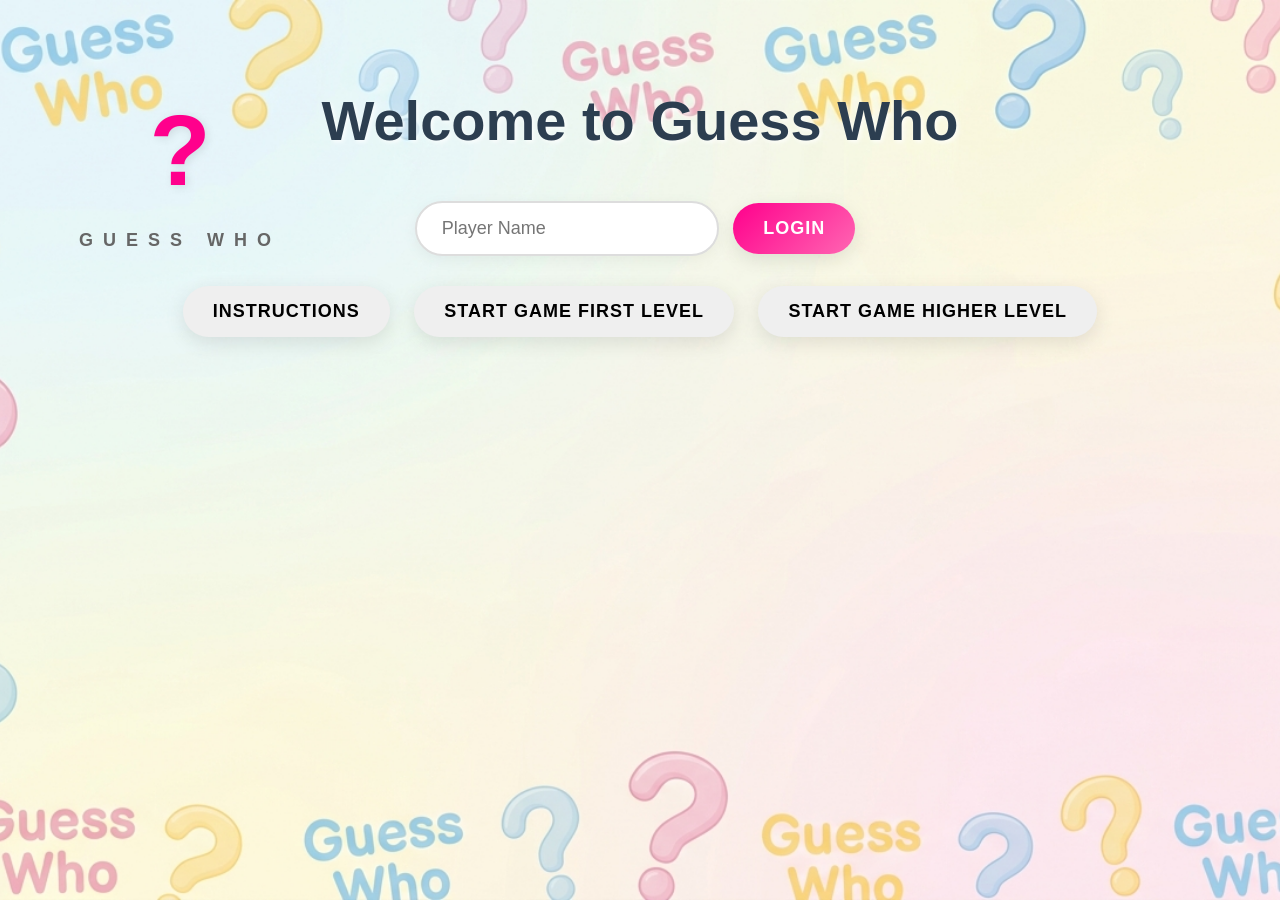
<file: index.html>
<!DOCTYPE html>
<html lang="en">
<head>
    <meta charset="UTF-8">
    <meta name="viewport" content="width=device-width, initial-scale=1.0">
    <title>Guess Who</title>
     <link rel="stylesheet" href="css/index.css">
    <link rel="icon" type="image" href="favicon.png">
    <script src="js/index.js" defer></script>
</head>
<body>
    <form id="login-form">
        <h1>Welcome to Guess Who</h1>
        <input type="text" id="username" placeholder="Player Name">
        <button type="submit">Login</button>
    </form>
<div class="logo-animation-container">
    <div id="dancingQuestionMark">?</div>
    <div id="dancingTitle">GUESS WHO</div>
</div>


    <button id="instructions">Instructions</button>

    <div id="instructionsModal" class="modal">
        <div class="modal-content">
            <h3>Instructions how to play Guess Who</h3>
            <p>
                <ul>
                <li><b>Get Started:</b> Enter your name and choose your difficulty level.</li>
                   <li><b>Difficulty Levels:</b> Level 1 gives you 30 seconds and 5 mistakes, while Level 2 offers 5 seconds and 2 mistakes.</li>
    <li><b>The Mission:</b> Identify the secret character by asking smart questions.</li>
    <li><b>Use Clues Wisely:</b> Use the "Hint" button for the best strategic question.</li>
    <li><b>Stay Relevant:</b> Irrelevant questions will cost you a mistake point!</li>
    <li><b>Win the Game:</b> Finish before time runs out to reach the leaderboard.</li>
</ul>
Created by Zipi Levin. All rights reserved ©
</p>
            <button id="closeModal">❌</button>
        </div>
    </div>

    <button id="level1">Start Game first level</button>
    <button id="level2">Start Game higher level</button>


</body>
</html>
</file>
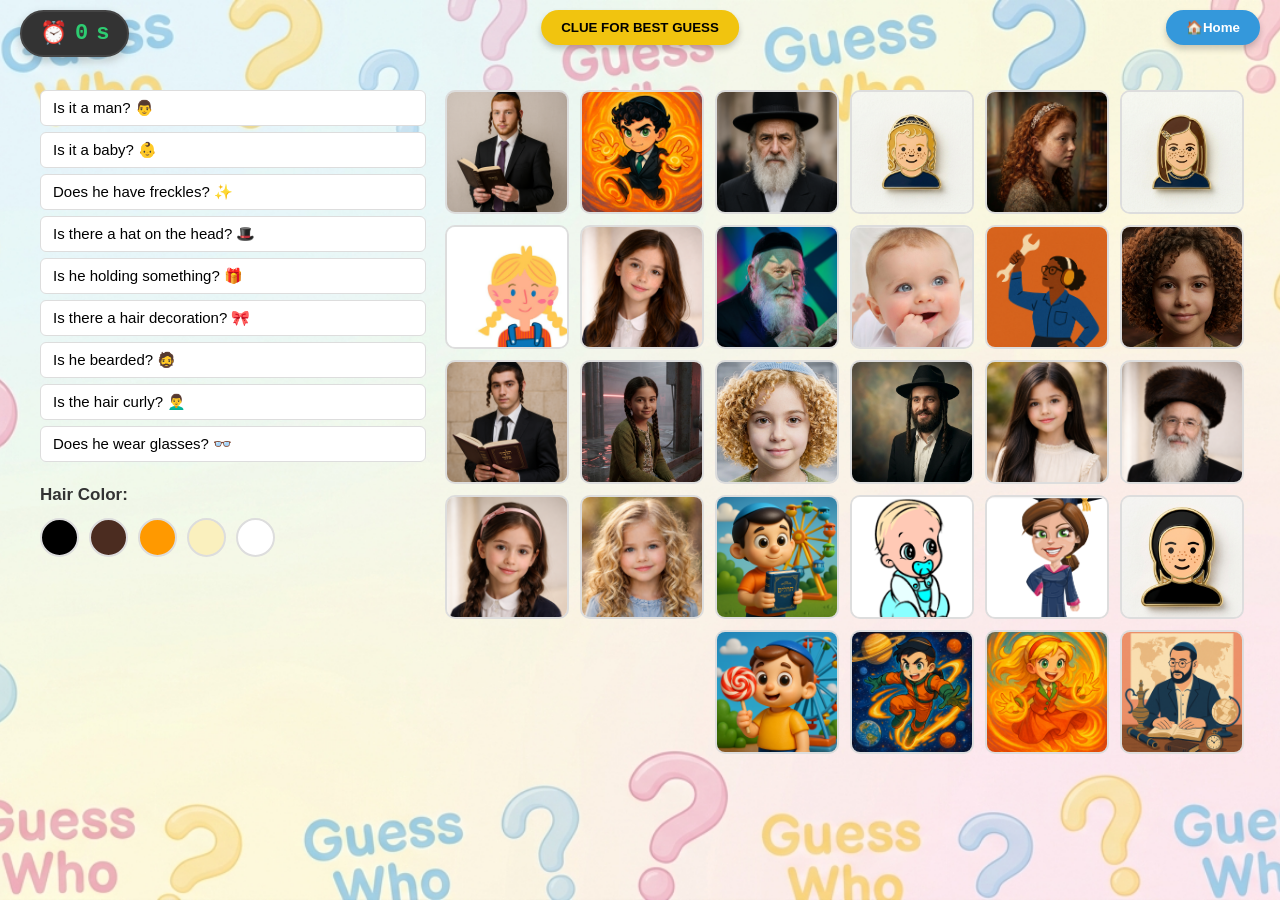
<file: html/game.html>
<!DOCTYPE html>
<html lang="en">
<head>
    <meta charset="UTF-8">
    <meta name="viewport" content="width=device-width, initial-scale=1.0">
    <title>Guess Who</title>
    <link rel="icon" type="image" href="../favicon.png">
    <link rel="stylesheet" href="../css/game.css">
   <script type="module" src="../js/game.js"></script>
</head>
<body>
   
   <a href="../index.html">
    <button id="backButton">🏠Home</button>
    </a>


    <!-- <div id="seconds">0</div> -->
     <div id="timer-container">
    <span class="timer-icon">⏰</span>
    <span id="seconds">0</span>
    <span class="unit">s</span>
      </div>
 
    <div id="container"></div>
    <div id="randerImg"></div>

    <div id="endGameModal" class="modal-overlay">
        <div class="modal-content">
            <h2 id="modalTitle">Game Over! ⏱️</h2>
            
            <div id="modalTimeText"></div>
            <div id="revealedPersonContainer"></div>

            <p class="redirect-msg">Moving to highscores soon...</p>
        </div>
    </div>

    <div id="side-menu">
     <div id="questions"></div>
<h3 class="hair-title">Hair Color:</h3>
<div id="hair-colors-container"></div>
</div>

     <div id="nameOfSpesific">
        <h2 id="nameOfSpesificTitle"></h2>
     </div>


     <button id="clueButton">CLUE FOR BEST GUESS</button>
     <div id="hint-modal"> <span id="hint-text"></span> </div>
</body>
</html>
</file>
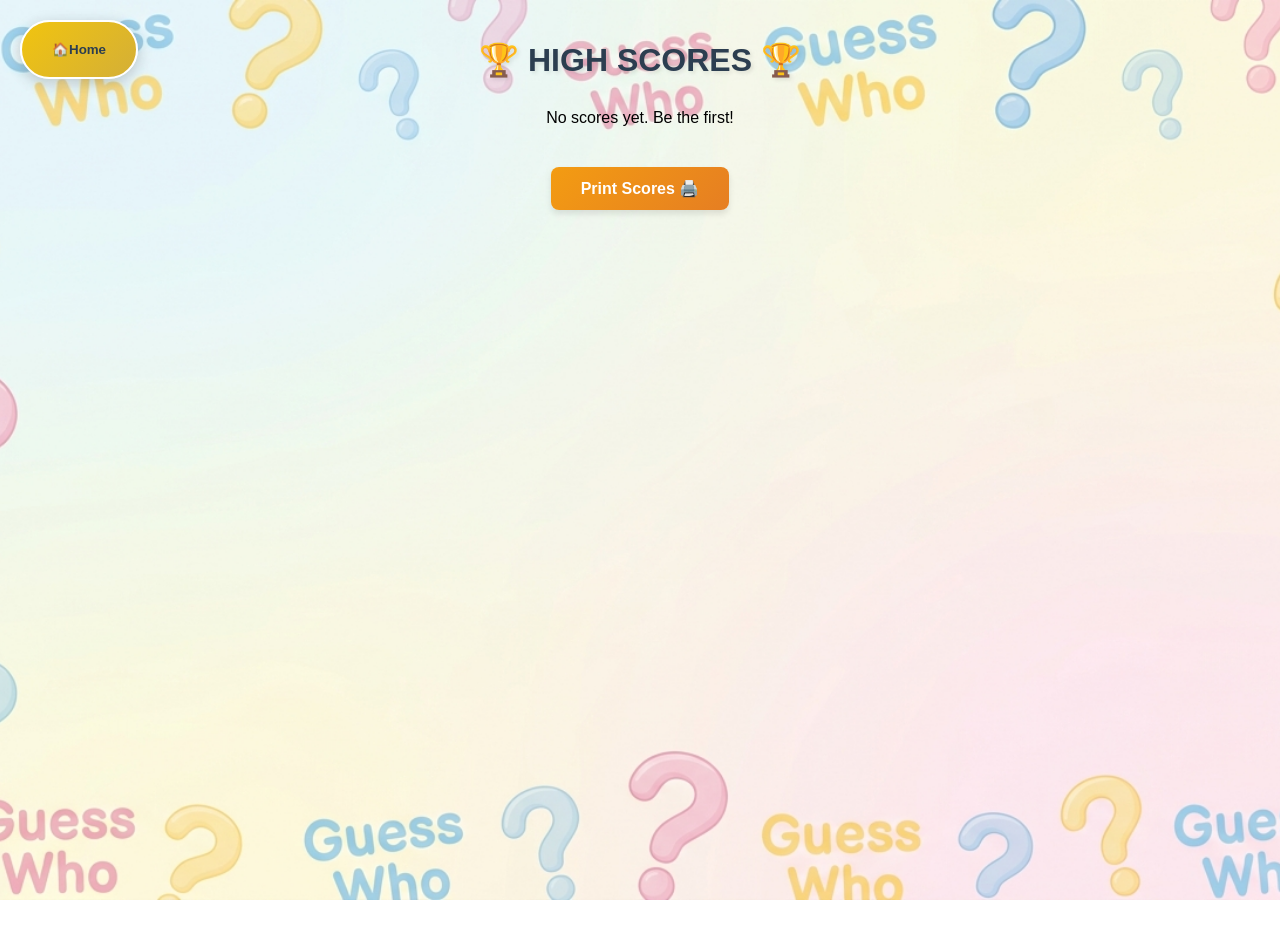
<file: html/highScores.html>
<!DOCTYPE html>
<html lang="en">
<head>
    <meta charset="UTF-8">
    <meta name="viewport" content="width=device-width, initial-scale=1.0">
   <title>Guess Who</title>
   <link rel="stylesheet" href="../css/highScores.css">
     <link rel="icon" type="image" href="../favicon.png">
   <script src="../js/highScores.js" defer></script>
</head>
<body>
   <a href="../index.html">
    <button id="backButton">🏠Home</button>
    </a>
    <h1>🏆 HIGH SCORES 🏆</h1>
    <div id="highscores-container"></div>
     <button id="print-btn">Print Scores 🖨️</button>
</body>
</html>
</file>
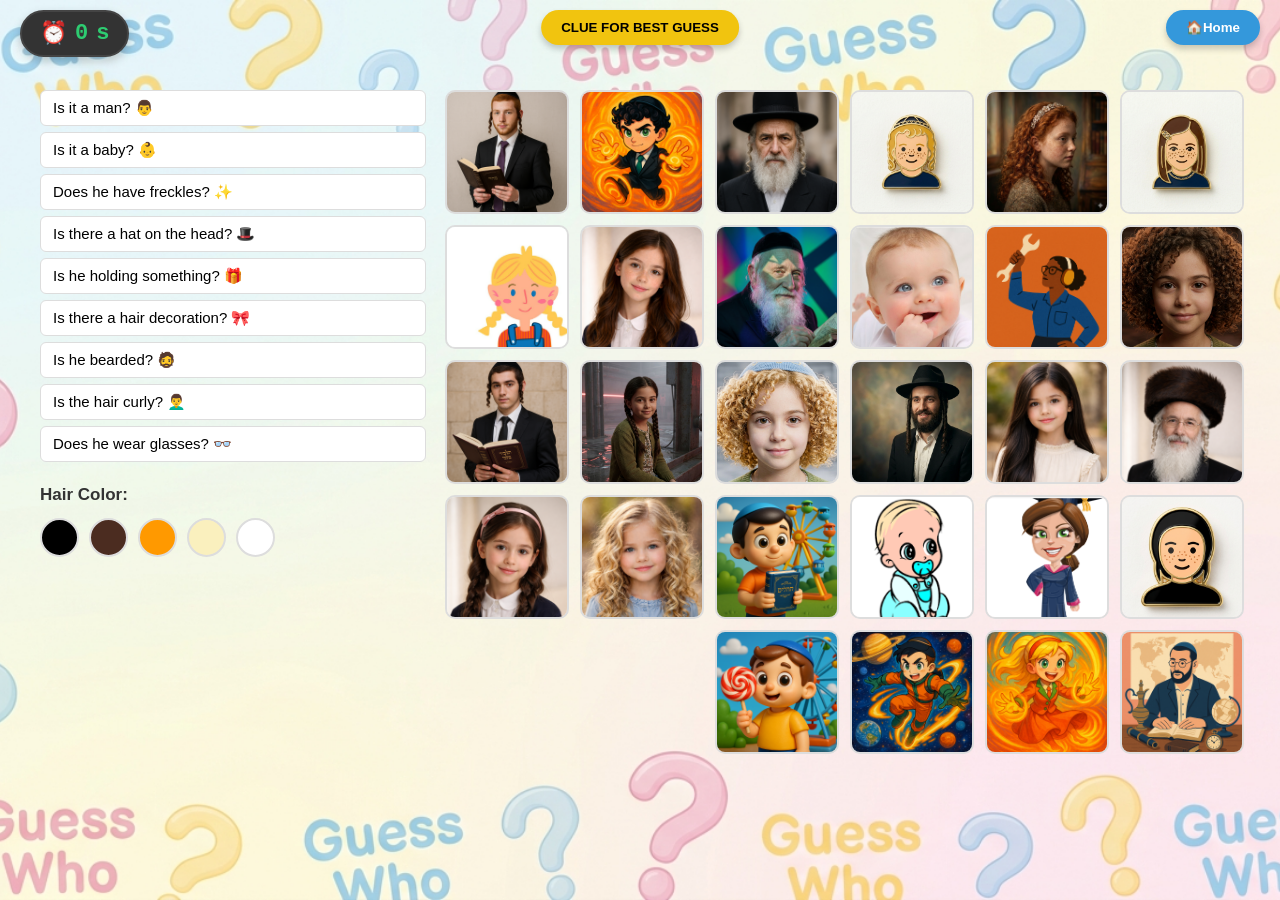
<file: html/mainn.html>
<!DOCTYPE html>
<html lang="en">
<head>
    <meta charset="UTF-8">
    <meta name="viewport" content="width=device-width, initial-scale=1.0">
    <title>Guess Who</title>
    <link rel="icon" type="image" href="../favicon.png">
    <link rel="stylesheet" href="../css/mainn.css">
   <script type="module" src="../js/mainn.js"></script>
</head>
<body>
   
   <a href="../index.html">
    <button id="backButton">🏠Home</button>
    </a>


    <!-- <div id="seconds">0</div> -->
     <div id="timer-container">
    <span class="timer-icon">⏰</span>
    <span id="seconds">0</span>
    <span class="unit">s</span>
      </div>
 
    <div id="container"></div>
    <div id="randerImg"></div>

    <div id="endGameModal" class="modal-overlay">
        <div class="modal-content">
            <h2 id="modalTitle">Game Over! ⏱️</h2>
            
            <div id="modalTimeText"></div>
            <div id="revealedPersonContainer"></div>

            <p class="redirect-msg">Moving to highscores soon...</p>
        </div>
    </div>

    <div id="side-menu">
     <div id="questions"></div>
<h3 class="hair-title">Hair Color:</h3>
<div id="hair-colors-container"></div>
</div>

     <div id="nameOfSpesific">
        <h2 id="nameOfSpesificTitle"></h2>
     </div>


     <button id="clueButton">CLUE FOR BEST GUESS</button>
     <div id="hint-modal"> <span id="hint-text"></span> </div>
</body>
</html>
</file>
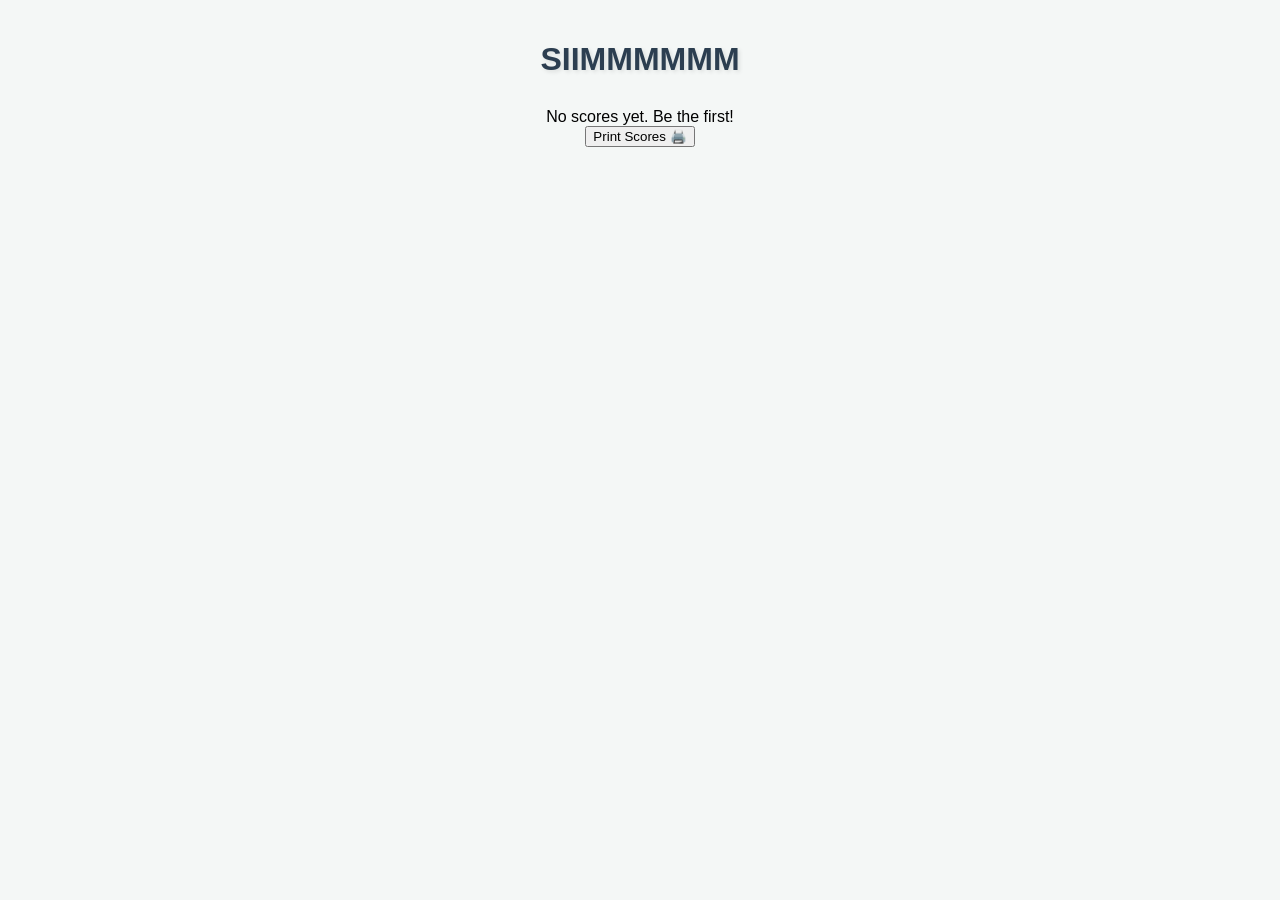
<file: html/siim.html>
<!DOCTYPE html>
<html lang="en">
<head>
    <meta charset="UTF-8">
    <meta name="viewport" content="width=device-width, initial-scale=1.0">
   <title>ZIPI GAMES</title>
   <link rel="stylesheet" href="../css/siim.css">
     <link rel="icon" type="image" href="../favicon.png">
   <script src="../js/siim.js" defer></script>
</head>
<body>
    <h1>SIIMMMMMM</h1>
    <div id="highscores-container"></div>
     <button id="print-btn">Print Scores 🖨️</button>
</body>
</html>
</file>
<file: css/index.css>
/* --- עיצוב כללי ורקע --- */
body {
    font-family: 'Segoe UI', Roboto, Helvetica, Arial, sans-serif;
    text-align: center;
    padding-top: 50px;
    margin: 0;
    color: #444;
    background-image: url('../img/background.png'); 
    background-size: cover;
    background-position: center;
    background-attachment: fixed;
    background-repeat: no-repeat;
    overflow-x: hidden;
}

h1 {
    font-weight: 700;
    font-size: 3.5rem;
    margin-bottom: 40px;
    color: #2c3e50;
    text-shadow: 2px 2px 4px rgba(255, 255, 255, 0.8);
}

/* --- תיבת הזנת שם (Player Name) --- */
input[type="text"] {
    padding: 15px 25px;
    font-size: 18px;
    border: 2px solid #ddd;
    border-radius: 50px; /* מעוגל כמו הכפתורים */
    outline: none;
    transition: all 0.3s ease;
    width: 250px;
    margin-bottom: 20px;
    box-shadow: 0 4px 15px rgba(0,0,0,0.05);
}

input[type="text"]:focus {
    border-color: #ff008c; /* צבע סימן השאלה */
    box-shadow: 0 4px 20px rgba(255, 0, 140, 0.2);
}

/* --- עיצוב כפתורים משופר ומושך --- */
button {
    padding: 15px 30px;
    font-size: 18px;
    font-weight: bold;
    margin: 10px;
    border: none;
    border-radius: 50px; /* מראה עגול ומודרני */
    cursor: pointer;
    transition: all 0.4s cubic-bezier(0.175, 0.885, 0.32, 1.275);
    box-shadow: 0 6px 20px rgba(0,0,0,0.1);
    text-transform: uppercase;
    letter-spacing: 1px;
}

/* כפתור לוגין */
button[type="submit"], .login-btn {
    background: linear-gradient(135deg, #ff008c 0%, #ff66b2 100%);
    color: white;
}

/* כפתורי המשחק */
.game-btn {
    background: linear-gradient(135deg, #3498db 0%, #5dade2 100%);
    color: white;
}

/* כפתור הוראות */
.instr-btn {
    background: #f8f9fa;
    color: #555;
    border: 1px solid #ddd;
}

button:hover {
    transform: translateY(-5px) scale(1.05);
    box-shadow: 0 12px 25px rgba(0,0,0,0.15);
}

button:active {
    transform: translateY(0);
}

/* --- לוגו ואנימציה מעוגלת (נשאר כפי שאהבת) --- */
.logo-animation-container {
    position: absolute;
    top: 50px;
    left: 80px; 
    width: 200px;
    height: 200px;
    display: flex;
    justify-content: center;
    align-items: center;
    user-select: none;
    transition: all 0.5s ease;
}

#dancingQuestionMark {
    font-size: 100px;
    font-weight: bold;
    color: #ff008c; 
    position: absolute;
    z-index: 1;
    animation: simpleAcrobatic 4s ease-in-out infinite;
    text-shadow: 2px 2px 10px rgba(0,0,0,0.1);
}

#dancingTitle {
    font-size: 18px;
    font-weight: bold;
    color: #666;
    text-transform: uppercase;
    letter-spacing: 10px; 
    position: absolute;
    white-space: nowrap;
    transform-origin: center -90px; 
    margin-top: 180px; 
    animation: walkAroundCircle 12s linear infinite;
}

/* --- אנימציות --- */
@keyframes simpleAcrobatic {
    0%, 100% { transform: scale(1) rotate(0deg); }
    50% { transform: scale(1.1) rotate(8deg); }
}

@keyframes walkAroundCircle {
    0% { transform: rotate(0deg) skewX(0deg); }
    25% { transform: rotate(90deg) skewX(10deg); }
    50% { transform: rotate(180deg) skewX(0deg); }
    75% { transform: rotate(270deg) skewX(-10deg); }
    100% { transform: rotate(360deg) skewX(0deg); }
}

/* --- רספונסיביות --- */
@media (max-width: 850px) {
    .logo-animation-container {
        top: 10px;
        left: 10px;
        transform: scale(0.6);
    }
    h1 {
        font-size: 2.2rem;
        margin-top: 100px;
    }
    input[type="text"] {
        width: 80%;
    }
}

@media (max-width: 500px) {
    .logo-animation-container {
        position: relative;
        margin: 0 auto 20px auto;
        left: 0;
        top: 0;
        transform: scale(0.5);
    }
    h1 {
        margin-top: 20px;
        font-size: 1.8rem;
    }
    button {
        width: 90%;
        padding: 12px;
    }
}

/* --- מודל --- */
.modal {
    display: none;
    position: fixed;
    z-index: 9999;
    left: 0;
    top: 0;
    width: 100%;
    height: 100%;
    background-color: rgba(255, 255, 255, 0.85);
}

.modal-content {
    background-color: #ffffff;
    margin: 10% auto;
    padding: 35px;
    border-radius: 25px;
    width: 85%;
    max-width: 450px;
    position: relative;
    box-shadow: 0 15px 50px rgba(0,0,0,0.15);
    text-align: left;
}

#closeModal {
    position: absolute;
    top: 20px;
    right: 20px;
    font-size: 24px;
    cursor: pointer;
    color: #999;
}
</file>
<file: css/game.css>
/* --- הגדרות בסיסיות --- */
body {
    display: flex;
    flex-direction: row-reverse; 
    justify-content: space-between; 
    align-items: flex-start;
    padding: 20px 40px;
    margin: 0;
    font-family: sans-serif;
    background-image: url('../img/background.png'); /* כאן תכתבי את שם הקובץ המדויק שלך */
    background-size: cover;        /* גורם לתמונה להתפרס על כל המסך */
    background-position: center;   /* ממרכז את התמונה */
    background-attachment: fixed;  /* גורם לרקע לא לזוז כשגוללים (חשוב מאוד!) */
    background-repeat: no-repeat;  /* מונע מהתמונה לשכפל את עצמה */
}

/* --- אזור התמונות (ימין) --- */
#container {
    display: flex;
    flex-wrap: wrap;
    justify-content: flex-end;
    gap: 15px;
    width: 70%; 
    margin-top: 70px; /* הוספתי קצת רווח מהכפתורים למעלה */
}

.person-box {
    position: relative; 
    width: 120px;
    height: 120px;
}

.person-img {
    width: 100%;
    height: 100%;
    object-fit: cover;
    object-position: top;
    border-radius: 10px;
    border: 2px solid #ddd;
    display: block;
}

/* --- האיקס המקורי (חזק ובולט!) --- */
.x-overlay {
    position: absolute; 
    top: -10%; 
    left: -10%;
    width: 120%; 
    height: 120%;
    z-index: 10;
    pointer-events: none; 
    filter: saturate(3) contrast(1.5); 
    mix-blend-mode: multiply; 
    background: transparent !important;
    box-shadow: none !important;
    border: none !important;
}

.eliminated {
    opacity: 1 !important;
    filter: none !important;
}

/* --- אזור השאלות והצבעים (שמאל) --- */
#side-menu {
    width: 30%;
    display: flex;
    flex-direction: column; 
    gap: 8px;
    margin-top: 70px; 
}

#questions {
    display: flex;
    flex-direction: column;
    gap: 6px;              
}

.question-item {
    width: 100%;
    background-color: #ffffff;
    border: 1px solid #ddd;
    border-radius: 6px;
    padding: 8px 12px;
    cursor: pointer;
    font-size: 15px;       
    white-space: nowrap;
}

.question-asked {
    background-color: #ffcccc !important;
    color: #888;
    pointer-events: none;
    text-decoration: line-through;
}

/* --- עיצוב צבעי השיער --- */
.hair-title {
    margin-top: 15px;      
    margin-bottom: 5px;
    font-size: 17px;
    font-weight: bold;
    color: #333;
}

#hair-colors-container {
    display: flex;
    flex-direction: row; 
    flex-wrap: wrap;
    gap: 10px;
}

.color-circle-item {
    width: 35px;
    height: 35px;
    border-radius: 50%;
    border: 2px solid #ddd;
    cursor: pointer;
    transition: transform 0.2s;
}

.color-circle-item:hover {
    transform: scale(1.1);
}

/* --- מודל סיום משחק --- */
.modal-overlay {
    display: none;
    position: fixed;
    top: 0; left: 0; width: 100vw; height: 100vh;
    background: rgba(0, 0, 0, 0.85);
    z-index: 9999;
    justify-content: center;
    align-items: center;
    backdrop-filter: blur(8px);
}

.modal-content {
    background: white;
    padding: 30px;
    border-radius: 20px;
    text-align: center;
    max-width: 400px;
    border: 6px solid #ff4500;
}

#revealedPersonContainer img {
    width: 150px !important;
    height: 150px !important;
    border-radius: 15px;
    object-fit: cover;
    margin: 15px 0;
}

/* --- העיצוב של הטיימר (צד שמאל) --- */
#timer-container {
    background-color: #333;
    color: #2ecc71;
    padding: 8px 18px;
    border-radius: 30px;
    display: inline-flex;
    align-items: center;
    gap: 8px;
    font-family: 'Courier New', monospace;
    font-size: 22px;
    font-weight: bold;
    box-shadow: 0 4px 10px rgba(0,0,0,0.2);
    border: 2px solid #444;
    position: fixed; 
    top: 10px; 
    left: 20px;
    z-index: 1000;
}

/* --- כפתור חזרה לדף הבית (צד ימין) --- */
#backButton {
    position: fixed;
    top: 10px; 
    right: 20px; /* שינוי: עבר לצד ימין */
    background: #3498db;
    color: white;
    border: none;
    padding: 10px 20px;
    border-radius: 50px;
    font-weight: bold;
    cursor: pointer;
    z-index: 9999;
    box-shadow: 0 4px 6px rgba(0,0,0,0.2);
}

/* --- כפתור הרמז (מרכז) --- */
#clueButton {
    position: fixed;
    top: 10px; 
    left: 50%;
    transform: translateX(-50%); /* שינוי: ממרכז את הכפתור */
    background: #f1c40f;
    border: none;
    padding: 10px 20px;
    border-radius: 50px;
    font-weight: bold;
    cursor: pointer;
    z-index: 9999;
    box-shadow: 0 4px 6px rgba(0,0,0,0.2);
}

/* --- מודול הרמז --- */
#hint-modal {
    display: none;
    position: fixed;
    top: 50%;
    left: 50%;
    transform: translate(-50%, -50%);
    background: white;
    padding: 30px;
    border-radius: 15px;
    border: 5px solid #f1c40f;
    z-index: 10000;
    text-align: center;
    box-shadow: 0 0 30px rgba(0,0,0,0.5);
    font-size: 1.2rem;
    font-weight: bold;
}

#hint-modal.show-hint {
    display: block !important;
}

.danger-zone {
    animation: pulse 0.5s infinite;
    color: #e74c3c !important;
    border-color: #e74c3c !important;
}

@keyframes pulse {
    0% { transform: scale(1); }
    50% { transform: scale(1.1); }
    100% { transform: scale(1); }
}
</file>
<file: css/highScores.css>
/* --- עיצוב דף השיאים (highScores.css) --- */

body {
    font-family: 'Segoe UI', Arial, sans-serif;
    margin: 0;
    padding: 20px;
    display: flex;
    flex-direction: column;
    align-items: center;
    background-image: url('../img/background.png'); 
    background-size: cover;
    background-position: center;
    background-attachment: fixed;
    background-repeat: no-repeat;
    min-height: 100vh;
}

/* --- כפתור הבית - בגווני זהב --- */
#backButton {
    position: fixed;
    top: 20px;
    left: 20px;
    /* גרדיאנט מוזהב */
    background: linear-gradient(135deg, #f1c40f 0%, #d4af37 100%);
    color: #2c3e50; /* טקסט כהה שיהיה קריא על הזהב */
    border: 2px solid #fff;
    padding: 20px 30px;
    border-radius: 50px;
    font-weight: bold;
    cursor: pointer;
    box-shadow: 0 4px 15px rgba(0,0,0,0.2);
    transition: all 0.2s ease;
    z-index: 1000;
}

#backButton:hover {
    transform: scale(1.1);
    background: linear-gradient(135deg, #d4af37 0%, #f1c40f 100%);
    box-shadow: 0 6px 20px rgba(212, 175, 55, 0.4);
}

#backButton:active {
    transform: scale(0.95);
}

h1 {
    color: #2c3e50;
    text-shadow: 2px 2px 4px rgba(0,0,0,0.1);
    margin-bottom: 30px;
}

/* 1. המיכל הראשי */
#highscores-container {
    display: flex;
    flex-wrap: wrap;
    gap: 25px;
    justify-content: center;
    width: 90%;
    max-width: 1000px;
    margin: 0 auto;
    margin-bottom: 40px;
}

/* 2. עיצוב כרטיס השיא (הריבוע) */
.person-box {
    width: 180px;
    height: 120px;
    background: white;
    border: 2px solid #3498db;
    border-radius: 12px;
    box-shadow: 0 4px 6px rgba(0,0,0,0.1);
    display: flex;
    flex-direction: column;
    align-items: center;
    justify-content: center;
    font-size: 1.1rem;
    font-weight: bold;
    color: #34495e;
    text-align: center;
    padding: 10px;
    transition: all 0.3s ease;
    cursor: pointer;
}

.person-box:hover {
    transform: translateY(-5px) scale(1.05);
    box-shadow: 0 10px 20px rgba(0,0,0,0.15);
    border-color: #f1c40f;
    background-color: #fffdf0;
}

/* 4. עיצוב למקום הראשון */
.person-box:first-child {
    border: 3px solid #f1c40f;
    background: linear-gradient(135deg, #ffffff 0%, #fff9e6 100%);
    position: relative;
    transform: scale(1.1);
    margin-right: 10px;
}

.person-box:first-child::before {
    content: "👑";
    position: absolute;
    top: -20px;
    font-size: 1.5rem;
}

/* --- כפתור ההדפסה - בגווני זהב תואמים --- */
#print-btn {
    background: linear-gradient(135deg, #f39c12, #e67e22);
    color: white;
    border: none;
    padding: 12px 30px;
    border-radius: 8px;
    font-size: 1rem;
    font-weight: bold;
    cursor: pointer;
    box-shadow: 0 4px 6px rgba(0,0,0,0.1);
    transition: all 0.3s ease;
    margin-bottom: 30px;
}

#print-btn:hover {
    background: linear-gradient(135deg, #e67e22, #f39c12);
    transform: translateY(-2px);
    box-shadow: 0 6px 12px rgba(230, 126, 34, 0.3);
}

#print-btn:active {
    transform: scale(0.98);
}

/* הודעה כשאין שיאים */
#highscores-container:empty::after {
    content: "No scores yet. Be the first to win!";
    font-style: italic;
    color: #95a5a6;
    margin-top: 50px;
}

/* הסתרת אלמנטים בהדפסה */
@media print {
    #backButton, #print-btn {
        display: none;
    }
}
</file>
<file: css/mainn.css>
/* --- הגדרות בסיסיות --- */
body {
    display: flex;
    flex-direction: row-reverse; 
    justify-content: space-between; 
    align-items: flex-start;
    padding: 20px 40px;
    margin: 0;
    font-family: sans-serif;
    background-image: url('../img/background.png'); /* כאן תכתבי את שם הקובץ המדויק שלך */
    background-size: cover;        /* גורם לתמונה להתפרס על כל המסך */
    background-position: center;   /* ממרכז את התמונה */
    background-attachment: fixed;  /* גורם לרקע לא לזוז כשגוללים (חשוב מאוד!) */
    background-repeat: no-repeat;  /* מונע מהתמונה לשכפל את עצמה */
}

/* --- אזור התמונות (ימין) --- */
#container {
    display: flex;
    flex-wrap: wrap;
    justify-content: flex-end;
    gap: 15px;
    width: 70%; 
    margin-top: 70px; /* הוספתי קצת רווח מהכפתורים למעלה */
}

.person-box {
    position: relative; 
    width: 120px;
    height: 120px;
}

.person-img {
    width: 100%;
    height: 100%;
    object-fit: cover;
    object-position: top;
    border-radius: 10px;
    border: 2px solid #ddd;
    display: block;
}

/* --- האיקס המקורי (חזק ובולט!) --- */
.x-overlay {
    position: absolute; 
    top: -10%; 
    left: -10%;
    width: 120%; 
    height: 120%;
    z-index: 10;
    pointer-events: none; 
    filter: saturate(3) contrast(1.5); 
    mix-blend-mode: multiply; 
    background: transparent !important;
    box-shadow: none !important;
    border: none !important;
}

.eliminated {
    opacity: 1 !important;
    filter: none !important;
}

/* --- אזור השאלות והצבעים (שמאל) --- */
#side-menu {
    width: 30%;
    display: flex;
    flex-direction: column; 
    gap: 8px;
    margin-top: 70px; 
}

#questions {
    display: flex;
    flex-direction: column;
    gap: 6px;              
}

.question-item {
    width: 100%;
    background-color: #ffffff;
    border: 1px solid #ddd;
    border-radius: 6px;
    padding: 8px 12px;
    cursor: pointer;
    font-size: 15px;       
    white-space: nowrap;
}

.question-asked {
    background-color: #ffcccc !important;
    color: #888;
    pointer-events: none;
    text-decoration: line-through;
}

/* --- עיצוב צבעי השיער --- */
.hair-title {
    margin-top: 15px;      
    margin-bottom: 5px;
    font-size: 17px;
    font-weight: bold;
    color: #333;
}

#hair-colors-container {
    display: flex;
    flex-direction: row; 
    flex-wrap: wrap;
    gap: 10px;
}

.color-circle-item {
    width: 35px;
    height: 35px;
    border-radius: 50%;
    border: 2px solid #ddd;
    cursor: pointer;
    transition: transform 0.2s;
}

.color-circle-item:hover {
    transform: scale(1.1);
}

/* --- מודל סיום משחק --- */
.modal-overlay {
    display: none;
    position: fixed;
    top: 0; left: 0; width: 100vw; height: 100vh;
    background: rgba(0, 0, 0, 0.85);
    z-index: 9999;
    justify-content: center;
    align-items: center;
    backdrop-filter: blur(8px);
}

.modal-content {
    background: white;
    padding: 30px;
    border-radius: 20px;
    text-align: center;
    max-width: 400px;
    border: 6px solid #ff4500;
}

#revealedPersonContainer img {
    width: 150px !important;
    height: 150px !important;
    border-radius: 15px;
    object-fit: cover;
    margin: 15px 0;
}

/* --- העיצוב של הטיימר (צד שמאל) --- */
#timer-container {
    background-color: #333;
    color: #2ecc71;
    padding: 8px 18px;
    border-radius: 30px;
    display: inline-flex;
    align-items: center;
    gap: 8px;
    font-family: 'Courier New', monospace;
    font-size: 22px;
    font-weight: bold;
    box-shadow: 0 4px 10px rgba(0,0,0,0.2);
    border: 2px solid #444;
    position: fixed; 
    top: 10px; 
    left: 20px;
    z-index: 1000;
}

/* --- כפתור חזרה לדף הבית (צד ימין) --- */
#backButton {
    position: fixed;
    top: 10px; 
    right: 20px; /* שינוי: עבר לצד ימין */
    background: #3498db;
    color: white;
    border: none;
    padding: 10px 20px;
    border-radius: 50px;
    font-weight: bold;
    cursor: pointer;
    z-index: 9999;
    box-shadow: 0 4px 6px rgba(0,0,0,0.2);
}

/* --- כפתור הרמז (מרכז) --- */
#clueButton {
    position: fixed;
    top: 10px; 
    left: 50%;
    transform: translateX(-50%); /* שינוי: ממרכז את הכפתור */
    background: #f1c40f;
    border: none;
    padding: 10px 20px;
    border-radius: 50px;
    font-weight: bold;
    cursor: pointer;
    z-index: 9999;
    box-shadow: 0 4px 6px rgba(0,0,0,0.2);
}

/* --- מודול הרמז --- */
#hint-modal {
    display: none;
    position: fixed;
    top: 50%;
    left: 50%;
    transform: translate(-50%, -50%);
    background: white;
    padding: 30px;
    border-radius: 15px;
    border: 5px solid #f1c40f;
    z-index: 10000;
    text-align: center;
    box-shadow: 0 0 30px rgba(0,0,0,0.5);
    font-size: 1.2rem;
    font-weight: bold;
}

#hint-modal.show-hint {
    display: block !important;
}

.danger-zone {
    animation: pulse 0.5s infinite;
    color: #e74c3c !important;
    border-color: #e74c3c !important;
}

@keyframes pulse {
    0% { transform: scale(1); }
    50% { transform: scale(1.1); }
    100% { transform: scale(1); }
}
</file>
<file: css/siim.css>
/* --- עיצוב דף השיאים (siim.css) --- */

body {
    font-family: 'Segoe UI', Arial, sans-serif;
    background-color: #f4f7f6;
    margin: 0;
    padding: 20px;
    display: flex;
    flex-direction: column;
    align-items: center;
}

h1 {
    color: #2c3e50;
    text-shadow: 2px 2px 4px rgba(0,0,0,0.1);
    margin-bottom: 30px;
}

/* 1. המיכל הראשי - מסדר את הריבועים בשורות */
#highscores-container {
    display: flex;
    flex-wrap: wrap;        /* מאפשר לריבועים לרדת שורה כשאין מקום */
    gap: 25px;              /* רווח שווה בין הריבועים */
    justify-content: center; /* ממרכז את הריבועים בדף */
    width: 90%;
    max-width: 1000px;
    margin: 0 auto;
}

/* 2. עיצוב כרטיס השיא (הריבוע) */
.person-box {
    width: 180px;
    height: 120px;
    background: white;
    border: 2px solid #3498db;
    border-radius: 12px;
    box-shadow: 0 4px 6px rgba(0,0,0,0.1);
    
    /* מירכוז הטקסט בתוך הריבוע */
    display: flex;
    flex-direction: column;
    align-items: center;
    justify-content: center;
    
    /* פונטים וצבעים */
    font-size: 1.1rem;
    font-weight: bold;
    color: #34495e;
    text-align: center;
    padding: 10px;
    
    /* מעברים חלקים לאפקטים */
    transition: all 0.3s ease;
    cursor: pointer;
}

/* 3. אפקט מעבר עכבר (mouseover) - סוגר לך דרישה במחוון! */
.person-box:hover {
    transform: translateY(-5px) scale(1.05); /* הריבוע עולה קצת למעלה */
    box-shadow: 0 10px 20px rgba(0,0,0,0.15);
    border-color: #2ecc71; /* משנה צבע לירוק ב-hover */
    background-color: #f0fff4;
}

/* 4. בונוס: עיצוב מיוחד למקום הראשון (המדליה של הדף) */
.person-box:first-child {
    border: 3px solid #f1c40f; /* צבע זהב */
    background: linear-gradient(135deg, #ffffff 0%, #fff9e6 100%);
    position: relative;
    transform: scale(1.1); /* הופך את המקום הראשון לקצת יותר גדול */
    margin-right: 10px;
}

/* הוספת אייקון כתר קטן למקום הראשון דרך ה-CSS */
.person-box:first-child::before {
    content: "👑";
    position: absolute;
    top: -20px;
    font-size: 1.5rem;
}

/* עיצוב להודעה כשאין שיאים עדיין */
#highscores-container:empty::after {
    content: "No scores yet. Be the first to win!";
    font-style: italic;
    color: #95a5a6;
    margin-top: 50px;
}
</file>
